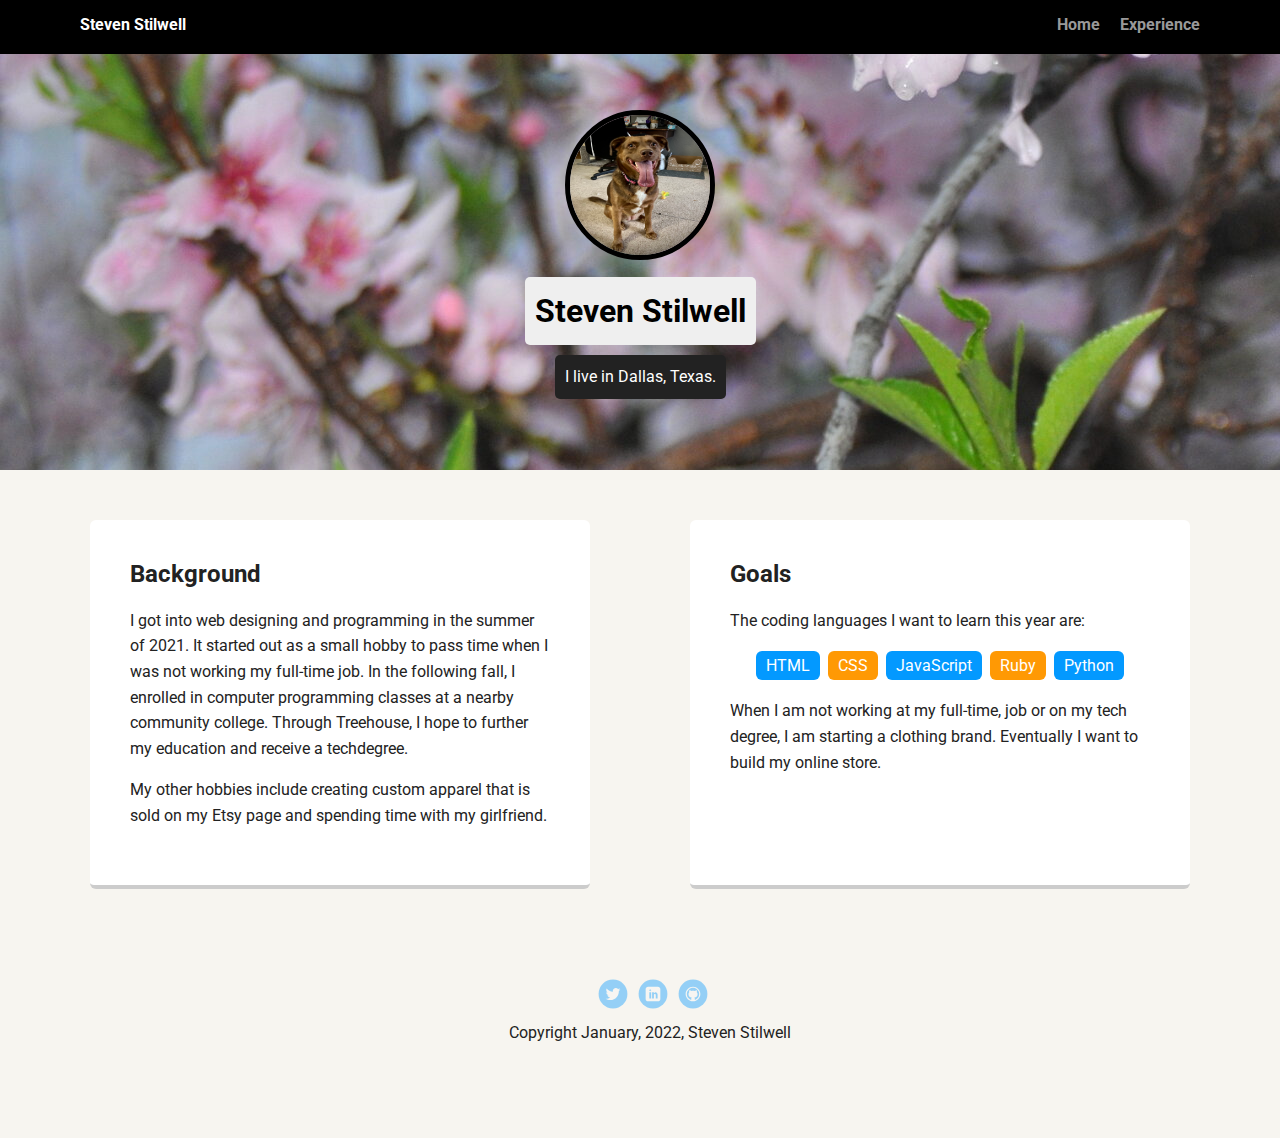
<file: index.html>
<!doctype html>
<html lang="en">

<head>
  <meta charset="utf-8">
  <title>Steven Stilwell's Profile</title>
  <meta name="viewport" content="width=device-width, initial-scale=1.0">
  <link rel="stylesheet" href="styles.css">
  <link href="https://fonts.googleapis.com/css?family=Muli%7CRoboto:400,300,500,700,900" rel="stylesheet">
</head>

<body>

  <div class="main-nav">
    <ul class="nav">
      <li class="name">Steven Stilwell</li>
      <li><a href="index.html">Home</a></li>
      <li><a href="experience.html">Experience</a></li>
    </ul>
  </div>

  <header class="background">
    <img src="images/chocolatelab.mix.jpg" alt="Image of a dog for the profile image" class="profile-image">
    <h1 class="tag name">Steven Stilwell</h1>
    <p class="tag location">I live in Dallas, Texas.</p>
  </header>

  <main class="flex">
    <div class="card">
      <h2>Background</h2>
      <p>I got into web designing and programming in the summer of 2021. It started out as a small hobby to pass time
        when I was not working my full-time job.
        In the following fall, I enrolled in computer programming classes at a nearby community college. Through
        Treehouse, I hope to further my education
        and receive a techdegree.</p>
      <p>My other hobbies include creating custom apparel that is sold on my Etsy page and spending time with my
        girlfriend.</p>
    </div>

    <div class="card">
      <h2>Goals</h2>
      <p>The coding languages I want to learn this year are:</p>
      <ul class="skills">
        <li>HTML</li>
        <li>CSS</li>
        <li>JavaScript</li>
        <li>Ruby</li>
        <li>Python</li>
      </ul>
      <p>When I am not working at my full-time, job or on my tech degree, I am starting a clothing brand. Eventually I
        want to build my online store.</p>
    </div>

  </main>
  <footer>
    <ul>
      <li><a href="https://twitter.com/Crizzyace" class="social twitter" target="_blank">Twitter</a></li>
      <li><a href="https://www.linkedin.com/in/steven-stilwell-947a52228/" class="social linkedin"
          target="_blank">LinkedIn</a></li>
      <li><a href="https://github.com/stevenstilwell" class="social github" target="_blank">Github</a></li>
    </ul>
    <p class="copyright">Copyright January, 2022, Steven Stilwell</p>
  </footer>
</body>

</html>
</file>
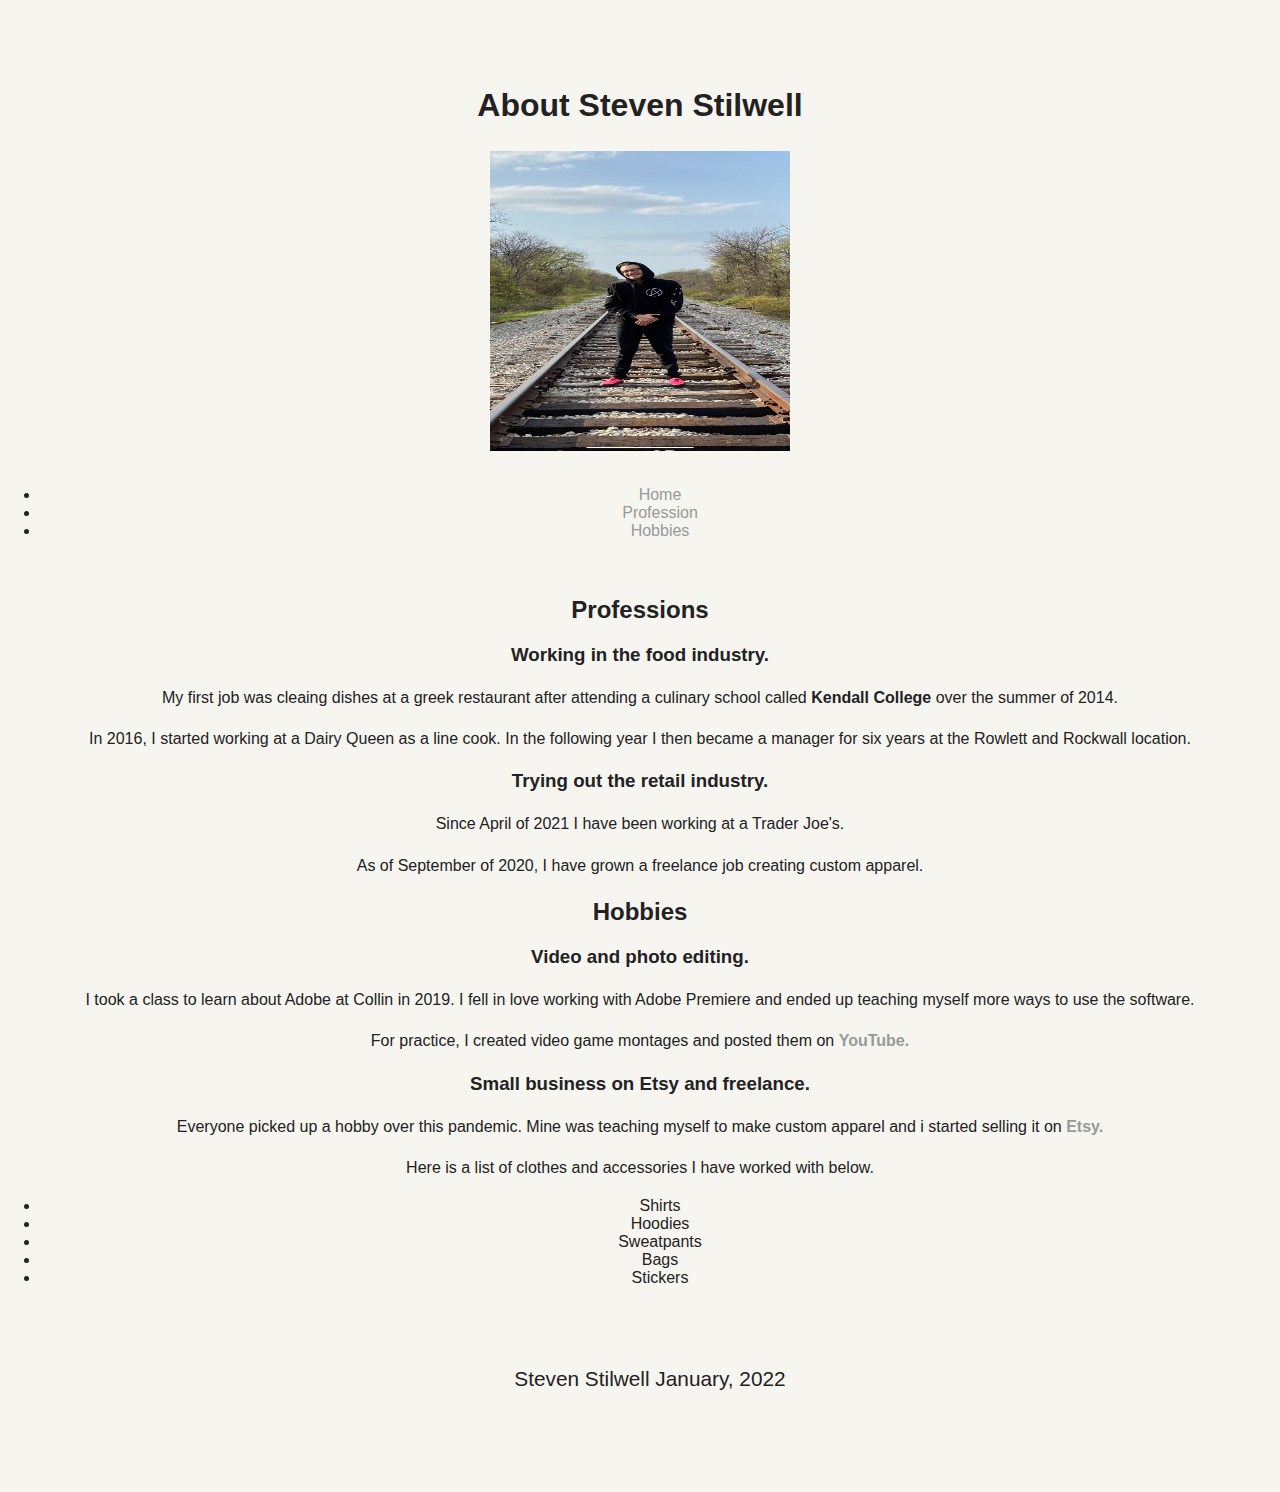
<file: experience.html>
<!DOCTYPE html>
<html lang="en-US">

<head>
   <meta charset="utf-8">
   <meta name="description" content="A page about Steven Stilwell.">
   <link rel="stylesheet" href="styles.css">
   <title>Experience</title>
</head>

<body>

   <header>
      <section>
         <h1>About Steven Stilwell</h1>
         <img src="images/pp.jpg" alt="Portrait of Steven Stilwell" width="300" height="300">
      </section>

   </header>
   <nav>
      <ul>
         <li><a href="index.html">Home</a></li>
         <li><a href="#profession">Profession</a></li>
         <li><a href="#hobbies">Hobbies</a></li>
      </ul>
   </nav>

   <main>

      <section>
         <h2 id="profession">Professions</h2>

         <h3>Working in the food industry.</h3>
         <p>My first job was cleaing dishes at a greek restaurant after attending a culinary school called
            <strong>Kendall College</strong>
            over the summer of 2014.</p>
         <p>In 2016, I started working at a Dairy Queen as a line cook.
            In the following year I then became a manager for six years at the Rowlett and Rockwall location.</p>

         <h3>Trying out the retail industry.</h3>
         <p>Since April of 2021 I have been working at a Trader Joe's.</p>
         <p>As of September of 2020, I have grown a freelance job creating custom apparel.</p>
      </section>

      <Section>
         <h2 id="hobbies">Hobbies</h2>

         <h3>Video and photo editing.</h3>
         <p>I took a class to learn about Adobe at Collin in 2019.
            I fell in love working with Adobe Premiere and ended
            up teaching myself more ways to use the software. </p>
         <p>For practice, I created video game montages and posted them on
            <a href="https://www.youtube.com/channel/UCiqTAeCcCglF0LeL17CMzcg" target="_blank">
               <strong>YouTube.</strong></a>
         </p>

         <h3>Small business on Etsy and freelance.</h3>
         <p>Everyone picked up a hobby over this pandemic.
            Mine was teaching myself to make custom apparel and i started selling it on
            <a href="https://www.etsy.com/shop/SlingandArrows?ref=profile_header" target="_blank">
               <strong>Etsy.</strong></a>
         </p>
         <p>Here is a list of clothes and accessories I have worked with below.</p>
         <ul>
            <li>Shirts</li>
            <li>Hoodies</li>
            <li>Sweatpants</li>
            <li>Bags</li>
            <li>Stickers</li>
         </ul>


      </Section>

   </main>
   <footer>
      <p>Steven Stilwell January, 2022</p>
   </footer>

</body>

</html>
</file>
<file: styles.css>
/* Global Layout Set-up */
* { 
  box-sizing: border-box;
}
  
body {
  margin: 0;
  padding: 0;
  text-align: center;
  font-family: 'Roboto', sans-serif;
  color: #222;
  background: #f7f5f0;
}
/* Link Styles */

a {
  text-decoration: none;
  color: #999;
}
a:hover {
  color: #6633ff;
}

/* Section Styles */

.main-nav {
  width: 100%;
  background: black;
  min-height: 30px;
  padding: 10px;
  position: fixed;
  text-align: center;
}
.nav {
  display: flex;
  justify-content: space-around;
  font-weight: 700;
  list-style-type: none;
  margin: 0 auto;
  padding: 0;
}

.nav .name {
    display: block;
    margin-right: auto;
    color: white;
}
.nav li {
  padding: 5px 10px 10px 10px;
}
.nav a {
  transition: all .5s;
}
.nav a:hover {
  color: white
}

header {
  text-align: center;
  background-size: cover;
  overflow: hidden;
  padding-top: 60px;
}
.background {
background: url("images/bg.jpg");
}
header {
  line-height: 1.5;
}
header .profile-image {
  margin-top: 50px;
  width: 150px;
  height: 150px;
  border-radius: 60%;   /*changed radius to 60%.*/
  border: 5px solid black;  /*changed color to black and 3px to 5px.*/
  transition: all .5s; 
}
header .profile-image:hover {
  transform: scale(1.2) rotate(5deg);
}
.tag {
  background-color: #efefef;
  color: black;
  padding: 10px;
  border-radius: 5px;
  display: table;
  margin: 10px auto;
} 
.location {
  background-color: #222;
  color: white;   /*changed color to white.*/
}
.card {
  margin: 30px;
  padding: 20px 40px 40px;
  max-width: 500px;
  text-align: left;
  background: #fff;
  border-bottom: 4px solid #ccc;
  border-radius: 6px;
  transition: all .5s;
}
.card:hover {
  border-color: #ff99ff;
}

ul.skills {
  padding: 0;
  text-align: center;
}

.skills li {
  border-radius: 6px;
  display: inline-block;
  background: #ff9904;
  color: white;
  padding: 5px 10px;
  margin: 2px;
}

.skills li:nth-child(odd) {
  background: #0399ff;
}

footer {
  width: 100%;
  min-height: 30px;
  padding: 20px 0 40px 20px;
}

footer .copyright {
  top: -8px;
  font-size: .75em;
}

footer ul {
  list-style-type: none;
  margin: 0;
  padding: 0;
}

footer ul li {
  display: inline-block;
}

a.social {
  display: inline-block;
  text-indent: -9999px;
  margin-left: 5px;
  width: 30px;
  height: 30px;
  background-size: 30px 30px;
  opacity: .4;
  transition: all .5s;
}
a.twitter {
  background-image: url(images/twitter.svg);
}
a.linkedin {
  background-image: url(images/linkedin.svg);
}
a.github {
  background-image: url(images/github.svg);
}
a.social:hover {
  opacity: 1;
}
.clearfix {
  clear: both;
}

/* Styles for larger screens */
@media screen and (min-width: 720px) {
  
  .flex {
      display: -ms-flexbox;      /* TWEENER - IE 10 */
      display: flex; 
      max-width: 1200px;
      -ms-flex-pack: distribute;
      justify-content: space-around;
      margin: 0 auto;
  }

  header {
    min-height: 470px;
  }

  .nav {
    max-width: 1200px;
    padding: 0 30px;
  }


  main {
    padding-top: 20px;
  }

  main p {
    line-height: 1.6em;
  }

  footer {
    font-size: 1.3em;
    max-width: 1200px;
    margin: 40px auto;
  }

}
</file>
